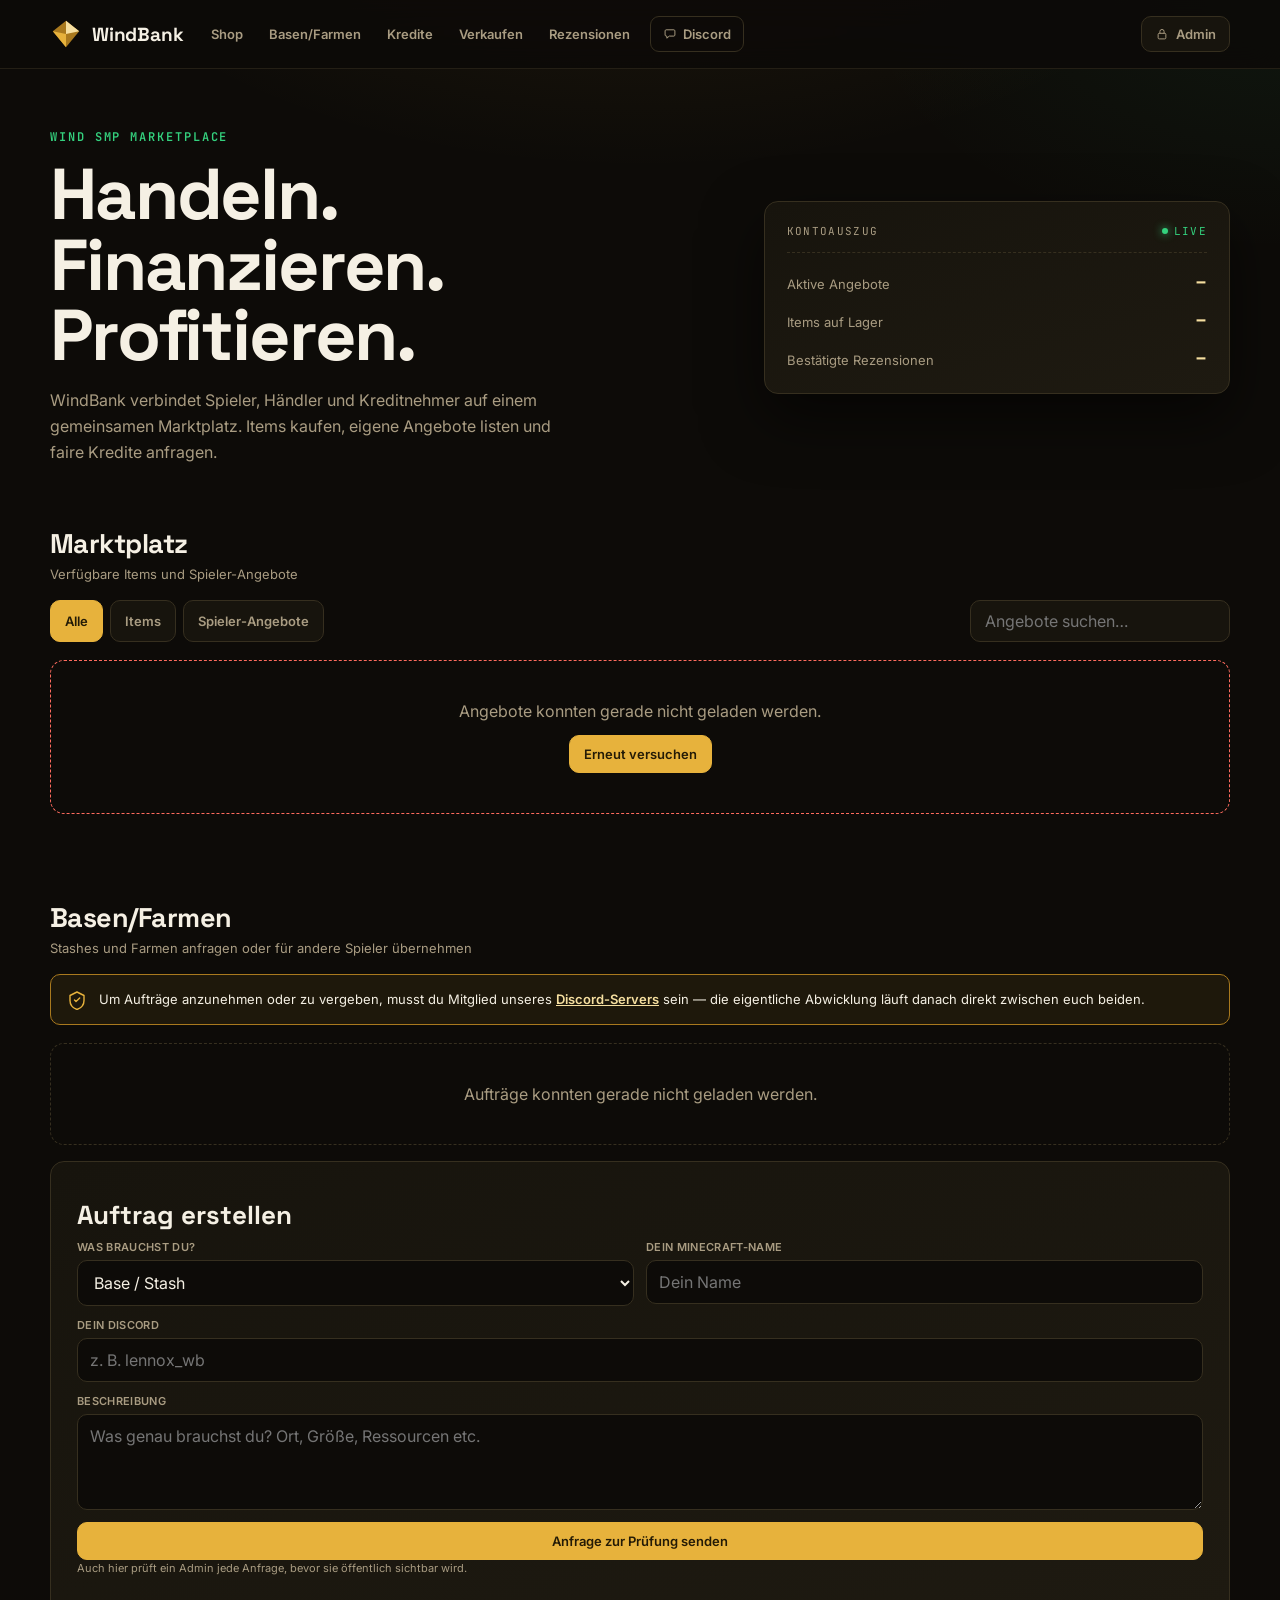
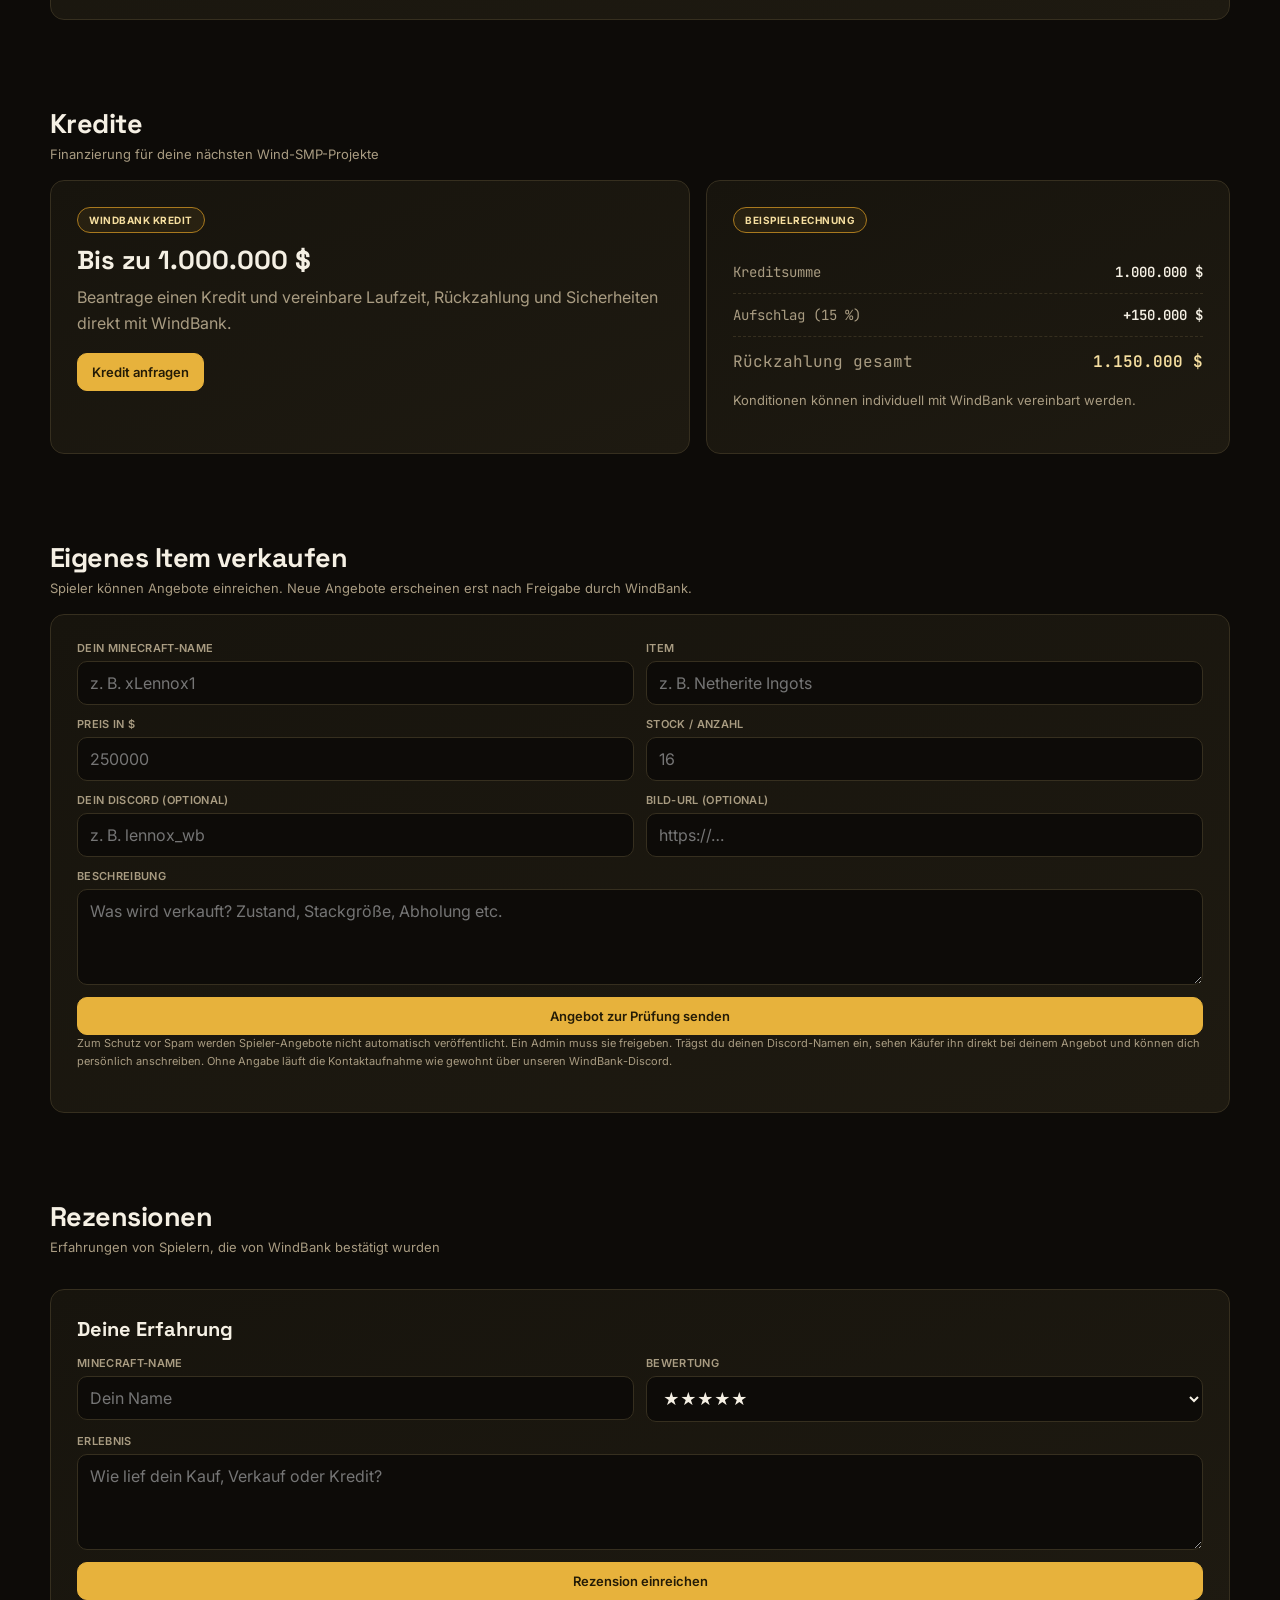
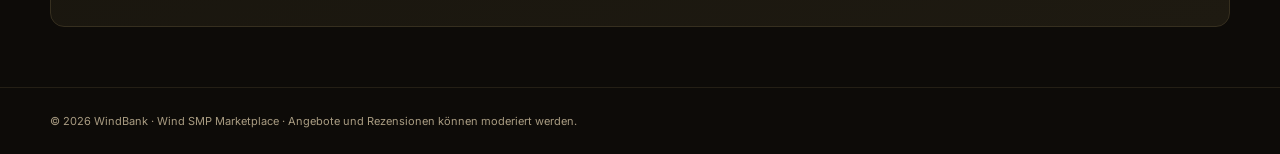
<file: index.html>
<!doctype html>
<html lang="de">
<head>
<meta charset="utf-8">
<meta name="viewport" content="width=device-width, initial-scale=1">
<title>WindBank — Wind SMP Marketplace</title>
<meta name="description" content="WindBank — Items kaufen, verkaufen und Kredite auf dem Wind SMP.">
<meta name="theme-color" content="#0d0b08">
<link rel="icon" href="data:image/svg+xml,%3Csvg xmlns='http://www.w3.org/2000/svg' viewBox='0 0 34 34'%3E%3Crect width='34' height='34' rx='8' fill='%230d0b08'/%3E%3Cpath d='M17 4L29 13L17 30L5 13Z' fill='%23a9791e'/%3E%3Cpath d='M17 4L29 13L17 16Z' fill='%23f6dfa0'/%3E%3Cpath d='M5 13L17 16L17 30Z' fill='%23e7b23c'/%3E%3C/svg%3E">
<link rel="preconnect" href="https://fonts.googleapis.com">
<link rel="preconnect" href="https://fonts.gstatic.com" crossorigin>
<link href="https://fonts.googleapis.com/css2?family=Space+Grotesk:wght@500;600;700&family=Inter:wght@400;500;600;700&family=JetBrains+Mono:wght@500;600&display=swap" rel="stylesheet">
<link rel="stylesheet" href="modern-ui.css">
</head>
<body>

<div class="startup" id="startup" aria-hidden="true">
  <div class="startup-mark">
    <svg viewBox="0 0 34 34"><path d="M17 3L31 14L17 31L3 14Z" fill="var(--gold-deep)"/><path d="M17 3L31 14L17 17Z" fill="var(--gold-pale)"/><path d="M3 14L17 17L17 31Z" fill="var(--gold)"/></svg>
  </div>
  <div class="startup-panel left"></div>
  <div class="startup-panel right"></div>
</div>

<header class="site-header">
  <div class="wrap nav-row">
    <a class="brand" href="#top">
      <span class="brand-mark" aria-hidden="true">
        <svg viewBox="0 0 34 34"><path d="M17 3L31 14L17 31L3 14Z" fill="var(--gold-deep)"/><path d="M17 3L31 14L17 17Z" fill="var(--gold-pale)"/><path d="M3 14L17 17L17 31Z" fill="var(--gold)"/></svg>
      </span>
      <span class="brand-name">WindBank</span>
    </a>
    <nav class="nav-links" aria-label="Hauptnavigation">
      <a href="#shop">Shop</a>
      <a href="#basenfarmen">Basen/Farmen</a>
      <a href="#kredite">Kredite</a>
      <a href="#verkaufen">Verkaufen</a>
      <a href="#reviews">Rezensionen</a>
      <a class="nav-discord" href="https://discord.gg/dD8rJR7h4A" target="_blank" rel="noopener noreferrer">
        <svg viewBox="0 0 20 20" fill="none"><path d="M3 5.5C3 4.67 3.67 4 4.5 4h11c.83 0 1.5.67 1.5 1.5v6c0 .83-.67 1.5-1.5 1.5H9l-3.5 3v-3H4.5C3.67 13 3 12.33 3 11.5v-6Z" stroke="currentColor" stroke-width="1.4" stroke-linejoin="round"/></svg>
        <span>Discord</span>
      </a>
    </nav>
    <button class="admin-btn" id="adminOpenBtn" type="button">
      <svg viewBox="0 0 20 20" fill="none"><rect x="4.5" y="9" width="11" height="8" rx="1.6" stroke="currentColor" stroke-width="1.4"/><path d="M7 9V6.5a3 3 0 0 1 6 0V9" stroke="currentColor" stroke-width="1.4" stroke-linecap="round"/></svg>
      Admin
    </button>
  </div>
</header>

<div class="ticker empty" id="activityTicker" aria-label="Letzte Abschlüsse auf WindBank">
  <div class="ticker-track" id="tickerTrack"></div>
</div>

<main>
  <div class="wrap">
    <section class="hero" id="top">
      <div class="hero-copy">
        <p class="eyebrow">Wind SMP Marketplace</p>
        <h1>Handeln.<br>Finanzieren.<br>Profitieren.</h1>
        <p class="hero-sub">WindBank verbindet Spieler, Händler und Kreditnehmer auf einem gemeinsamen Marktplatz. Items kaufen, eigene Angebote listen und faire Kredite anfragen.</p>
      </div>
      <aside class="balance-card" aria-label="WindBank Kennzahlen">
        <div class="balance-head">
          <span>Kontoauszug</span>
          <span class="balance-tag">Live</span>
        </div>
        <dl class="balance-rows">
          <div class="balance-row"><dt>Aktive Angebote</dt><dd id="offerCount">–</dd></div>
          <div class="balance-row"><dt>Items auf Lager</dt><dd id="stockCount">–</dd></div>
          <div class="balance-row"><dt>Bestätigte Rezensionen</dt><dd id="reviewCount">–</dd></div>
        </dl>
      </aside>
    </section>
  </div>

  <div class="wrap">
    <section id="shop" class="section">
      <div class="section-head">
        <div>
          <h2>Marktplatz</h2>
          <p class="section-sub">Verfügbare Items und Spieler-Angebote</p>
        </div>
      </div>
      <div class="toolbar">
        <div class="tabs" role="tablist" aria-label="Angebote filtern">
          <button class="tab active" data-filter="all" type="button">Alle</button>
          <button class="tab" data-filter="item" type="button">Items</button>
          <button class="tab" data-filter="player" type="button">Spieler-Angebote</button>
        </div>
        <input class="search" id="searchInput" type="search" placeholder="Angebote suchen…" aria-label="Angebote suchen">
      </div>
      <div class="grid" id="grid" aria-live="polite"></div>
    </section>
  </div>

  <div class="wrap">
    <section id="basenfarmen" class="section">
      <div class="section-head">
        <div>
          <h2>Basen/Farmen</h2>
          <p class="section-sub">Stashes und Farmen anfragen oder für andere Spieler übernehmen</p>
        </div>
      </div>
      <div class="discord-notice">
        <svg viewBox="0 0 20 20" fill="none" aria-hidden="true"><path d="M10 2 3 5.5v5c0 4.4 3 7.6 7 9 4-1.4 7-4.6 7-9v-5L10 2Z" stroke="currentColor" stroke-width="1.4" stroke-linejoin="round"/><path d="M7.5 10 9 11.5 12.7 8" stroke="currentColor" stroke-width="1.4" stroke-linecap="round" stroke-linejoin="round"/></svg>
        <p>Um Aufträge anzunehmen oder zu vergeben, musst du Mitglied unseres <a href="https://discord.gg/dD8rJR7h4A" target="_blank" rel="noopener noreferrer">Discord-Servers</a> sein — die eigentliche Abwicklung läuft danach direkt zwischen euch beiden.</p>
      </div>
      <div class="base-list" id="baseList"></div>
      <div class="loan-card">
        <h3>Auftrag erstellen</h3>
        <form class="field-grid" id="baseRequestForm" novalidate>
          <input type="text" name="website" class="hp-field" tabindex="-1" autocomplete="off" aria-hidden="true">
          <div class="field">
            <label for="baseKind">Was brauchst du?</label>
            <select id="baseKind">
              <option value="base">Base / Stash</option>
              <option value="farm">Farm</option>
            </select>
          </div>
          <div class="field"><label for="baseRequesterName">Dein Minecraft-Name</label><input id="baseRequesterName" required placeholder="Dein Name"></div>
          <div class="field full"><label for="baseRequesterDiscord">Dein Discord</label><input id="baseRequesterDiscord" required placeholder="z. B. lennox_wb"></div>
          <div class="field full"><label for="baseDescription">Beschreibung</label><textarea id="baseDescription" placeholder="Was genau brauchst du? Ort, Größe, Ressourcen etc."></textarea></div>
          <div class="field full"><button class="btn primary" type="submit">Anfrage zur Prüfung senden</button></div>
        </form>
        <p class="listing-note">Auch hier prüft ein Admin jede Anfrage, bevor sie öffentlich sichtbar wird.</p>
      </div>
    </section>
  </div>

  <div class="wrap">
    <section id="kredite" class="section">
      <div class="section-head">
        <div>
          <h2>Kredite</h2>
          <p class="section-sub">Finanzierung für deine nächsten Wind-SMP-Projekte</p>
        </div>
      </div>
      <div class="loan-grid">
        <div class="loan-card">
          <span class="pill">WindBank Kredit</span>
          <h3>Bis zu 1.000.000 $</h3>
          <p>Beantrage einen Kredit und vereinbare Laufzeit, Rückzahlung und Sicherheiten direkt mit WindBank.</p>
          <button class="btn primary" id="loanRequestBtn" type="button">Kredit anfragen</button>
        </div>
        <div class="loan-card">
          <span class="pill">Beispielrechnung</span>
          <dl class="ledger-rows">
            <div class="ledger-row"><dt>Kreditsumme</dt><dd>1.000.000 $</dd></div>
            <div class="ledger-row"><dt>Aufschlag (15 %)</dt><dd>+150.000 $</dd></div>
            <div class="ledger-row total"><dt>Rückzahlung gesamt</dt><dd>1.150.000 $</dd></div>
          </dl>
          <p class="section-sub">Konditionen können individuell mit WindBank vereinbart werden.</p>
        </div>
      </div>
    </section>
  </div>

  <div class="wrap">
    <section id="verkaufen" class="section">
      <div class="section-head">
        <div>
          <h2>Eigenes Item verkaufen</h2>
          <p class="section-sub">Spieler können Angebote einreichen. Neue Angebote erscheinen erst nach Freigabe durch WindBank.</p>
        </div>
      </div>
      <div class="loan-card">
        <form class="field-grid" id="listingForm" novalidate>
          <input type="text" name="website" class="hp-field" tabindex="-1" autocomplete="off" aria-hidden="true">
          <div class="field"><label for="seller">Dein Minecraft-Name</label><input id="seller" required placeholder="z. B. xLennox1"></div>
          <div class="field"><label for="listingItem">Item</label><input id="listingItem" required placeholder="z. B. Netherite Ingots"></div>
          <div class="field"><label for="listingPrice">Preis in $</label><input id="listingPrice" type="number" min="1" required placeholder="250000"></div>
          <div class="field"><label for="listingStock">Stock / Anzahl</label><input id="listingStock" type="number" min="1" required placeholder="16"></div>
          <div class="field"><label for="listingDiscord">Dein Discord (optional)</label><input id="listingDiscord" placeholder="z. B. lennox_wb"></div>
          <div class="field"><label for="listingImg">Bild-URL (optional)</label><input id="listingImg" placeholder="https://…"></div>
          <div class="field full"><label for="listingDesc">Beschreibung</label><textarea id="listingDesc" placeholder="Was wird verkauft? Zustand, Stackgröße, Abholung etc."></textarea></div>
          <div class="field full"><button class="btn primary" type="submit">Angebot zur Prüfung senden</button></div>
        </form>
        <p class="listing-note">Zum Schutz vor Spam werden Spieler-Angebote nicht automatisch veröffentlicht. Ein Admin muss sie freigeben. Trägst du deinen Discord-Namen ein, sehen Käufer ihn direkt bei deinem Angebot und können dich persönlich anschreiben. Ohne Angabe läuft die Kontaktaufnahme wie gewohnt über unseren WindBank-Discord.</p>
      </div>
    </section>
  </div>

  <div class="wrap">
    <section id="reviews" class="section">
      <div class="section-head">
        <div>
          <h2>Rezensionen</h2>
          <p class="section-sub">Erfahrungen von Spielern, die von WindBank bestätigt wurden</p>
        </div>
      </div>
      <div class="reviews" id="reviewsGrid"></div>
      <div class="loan-card review-form-card">
        <h3>Deine Erfahrung</h3>
        <form class="field-grid" id="reviewForm" novalidate>
          <input type="text" name="website" class="hp-field" tabindex="-1" autocomplete="off" aria-hidden="true">
          <div class="field"><label for="reviewName">Minecraft-Name</label><input id="reviewName" required placeholder="Dein Name"></div>
          <div class="field">
            <label for="reviewStars">Bewertung</label>
            <select id="reviewStars">
              <option value="5">★★★★★</option>
              <option value="4">★★★★☆</option>
              <option value="3">★★★☆☆</option>
              <option value="2">★★☆☆☆</option>
              <option value="1">★☆☆☆☆</option>
            </select>
          </div>
          <div class="field full"><label for="reviewText">Erlebnis</label><textarea id="reviewText" required placeholder="Wie lief dein Kauf, Verkauf oder Kredit?"></textarea></div>
          <div class="field full"><button class="btn primary" type="submit">Rezension einreichen</button></div>
        </form>
      </div>
    </section>
  </div>
</main>

<footer class="site-footer">
  <div class="wrap">© 2026 WindBank · Wind SMP Marketplace · Angebote und Rezensionen können moderiert werden.</div>
</footer>

<div class="modal" id="contactModal"><div class="modal-card" id="contactContent"></div></div>
<div class="modal" id="claimModal"><div class="modal-card" id="claimContent"></div></div>
<div class="modal" id="adminModal"><div class="modal-card admin-card" id="adminContent"></div></div>
<div class="toast" id="toast" role="status" aria-live="polite"></div>

<script src="modern-ui.js" defer></script>
</body>
</html>
</file>
<file: modern-ui.css>
/* =========================================================
   WindBank — Design System
   Palette: Tresor-Anthrazit + Gold (Kredite/Premium) + Smaragd (Handel/Status)
   Typo: Space Grotesk (Display) / Inter (Text) / JetBrains Mono (Ledger-Zahlen)
   ========================================================= */

:root{
  --ink:#0d0b08;
  --panel:#17140d;
  --panel-2:#1e1a11;
  --line:#362f1f;
  --line-soft:#241f15;
  --gold:#e7b23c;
  --gold-deep:#a9791e;
  --gold-pale:#f6dfa0;
  --emerald:#34d17e;
  --emerald-deep:#1c9c5c;
  --red:#ff6b5e;
  --text:#f5f0e4;
  --muted:#a99c82;
  --shadow:0 24px 60px rgba(0,0,0,.55);
  --radius:14px;
  --radius-sm:10px;
  --font-display:'Space Grotesk',ui-sans-serif,system-ui,sans-serif;
  --font-body:'Inter',ui-sans-serif,system-ui,sans-serif;
  --font-mono:'JetBrains Mono',ui-monospace,'SFMono-Regular',monospace;
}

*{box-sizing:border-box}
html{scroll-behavior:smooth}

/* ---------- Startanimation ---------- */
.startup{position:fixed;inset:0;z-index:500;pointer-events:none}
.startup-panel{position:fixed;top:0;bottom:0;width:50%;background:var(--ink);z-index:1}
.startup-panel.left{left:0;animation:panelLeft 1.1s .5s cubic-bezier(.7,0,.25,1) forwards}
.startup-panel.right{right:0;animation:panelRight 1.1s .5s cubic-bezier(.7,0,.25,1) forwards}
@keyframes panelLeft{to{transform:translateX(-100%)}}
@keyframes panelRight{to{transform:translateX(100%)}}
.startup-mark{position:fixed;top:50%;left:50%;width:64px;height:64px;z-index:2;
  transform:translate(-50%,-50%);animation:markPulse 1s ease both, markFade .4s .85s ease forwards}
.startup-mark svg{width:100%;height:100%;display:block;filter:drop-shadow(0 0 26px rgba(231,178,60,.55))}
@keyframes markPulse{
  0%{opacity:0;transform:translate(-50%,-50%) scale(.6) rotate(-8deg)}
  55%{opacity:1;transform:translate(-50%,-50%) scale(1.08) rotate(2deg)}
  100%{opacity:1;transform:translate(-50%,-50%) scale(1) rotate(0)}
}
@keyframes markFade{to{opacity:0}}
@media (prefers-reduced-motion:reduce){.startup{display:none}}

body{
  margin:0;
  background:
    radial-gradient(900px 500px at 50% -180px, rgba(231,178,60,.10), transparent 70%),
    radial-gradient(700px 420px at 100% 0%, rgba(52,209,126,.06), transparent 60%),
    var(--ink);
  color:var(--text);
  font-family:var(--font-body);
  -webkit-font-smoothing:antialiased;
}
button,input,textarea,select{font:inherit;color:inherit}
button{cursor:pointer}
a{color:inherit}
p{margin:0}
.wrap{width:min(1180px, calc(100% - 32px));margin:auto}
section.section{scroll-margin-top:84px}

a:focus-visible,button:focus-visible,input:focus-visible,textarea:focus-visible,select:focus-visible{
  outline:2px solid var(--gold);outline-offset:2px;
}

/* ---------- Header ---------- */
.site-header{
  position:sticky;top:0;z-index:30;
  background:rgba(13,11,8,.9);
  backdrop-filter:blur(16px);
  border-bottom:1px solid var(--line-soft);
}
.nav-row{height:68px;display:flex;align-items:center;gap:16px}
.brand{display:flex;align-items:center;gap:10px;text-decoration:none;flex:0 0 auto}
.brand-name{font-family:var(--font-display);font-weight:700;font-size:19px;letter-spacing:-.01em}
.brand-mark{width:32px;height:32px;flex:0 0 auto;display:block;transition:transform .2s ease}
.brand-mark svg{width:100%;height:100%;display:block}
.brand:hover .brand-mark{transform:scale(1.06) rotate(-4deg)}

.nav-links{display:flex;align-items:center;gap:2px;overflow-x:auto;scrollbar-width:none;flex:1 1 auto}
.nav-links::-webkit-scrollbar{display:none}
.nav-links a{
  color:var(--muted);text-decoration:none;white-space:nowrap;
  padding:9px 12px;border-radius:9px;font-size:13px;font-weight:600;
  display:inline-flex;align-items:center;gap:6px;
}
.nav-links a:hover{background:var(--panel-2);color:var(--text)}
.nav-links a.nav-discord{margin-left:6px;border:1px solid var(--line)}
.nav-links a.nav-discord svg{width:14px;height:14px}

.admin-btn{
  flex:0 0 auto;display:inline-flex;align-items:center;gap:7px;
  border:1px solid var(--line);background:var(--panel);color:var(--muted);
  padding:9px 13px;border-radius:10px;font-weight:600;font-size:13px;
  transition:border-color .15s,color .15s;
}
.admin-btn:hover{color:var(--text);border-color:var(--gold-deep)}
.admin-btn svg{width:14px;height:14px}

/* ---------- Hero ---------- */
.hero{padding:60px 0 34px;display:grid;grid-template-columns:1.3fr .9fr;gap:40px;align-items:center}
.eyebrow{
  font-family:var(--font-mono);color:var(--emerald);font-size:12px;font-weight:600;
  letter-spacing:.16em;text-transform:uppercase;margin:0 0 14px;
}
.hero h1{
  font-family:var(--font-display);font-weight:700;
  font-size:clamp(42px,6vw,72px);line-height:.98;letter-spacing:-.03em;
  margin:0 0 16px;animation:heroUp .7s ease both;
}
.hero-sub{max-width:520px;color:var(--muted);font-size:16px;line-height:1.65;animation:heroUp .7s .1s ease both}
@keyframes heroUp{from{opacity:0;transform:translateY(14px)}to{opacity:1;transform:none}}

.balance-card{
  background:linear-gradient(165deg,var(--panel),var(--panel-2));
  border:1px solid var(--line);border-radius:var(--radius);
  padding:22px;box-shadow:var(--shadow);animation:heroUp .7s .15s ease both;
}
.balance-head{
  display:flex;justify-content:space-between;align-items:center;
  font-family:var(--font-mono);font-size:11px;letter-spacing:.12em;text-transform:uppercase;
  color:var(--muted);margin-bottom:16px;padding-bottom:14px;border-bottom:1px dashed var(--line);
}
.balance-tag{color:var(--emerald);display:inline-flex;align-items:center;gap:6px}
.balance-tag::before{content:'';width:6px;height:6px;border-radius:50%;background:var(--emerald);box-shadow:0 0 8px var(--emerald)}
.balance-rows{margin:0;display:flex;flex-direction:column;gap:12px}
.balance-row{display:flex;justify-content:space-between;align-items:baseline;gap:12px;margin:0}
.balance-row dt{margin:0;color:var(--muted);font-size:13px}
.balance-row dd{margin:0;font-family:var(--font-mono);font-size:20px;font-weight:600;color:var(--gold-pale)}

/* ---------- Section headers / toolbar ---------- */
.section{padding:26px 0 60px}
.section-head{display:flex;justify-content:space-between;align-items:flex-end;gap:20px;margin-bottom:18px}
.section h2{font-family:var(--font-display);font-size:27px;letter-spacing:-.02em;margin:0;font-weight:700}
.section-sub{color:var(--muted);font-size:13px;margin:5px 0 0}

.toolbar{display:flex;gap:12px;justify-content:space-between;margin:18px 0;flex-wrap:wrap}
.tabs{display:flex;gap:7px;overflow-x:auto;scrollbar-width:none}
.tabs::-webkit-scrollbar{display:none}
.tab,.btn{
  border:1px solid var(--line);background:var(--panel);color:var(--muted);
  padding:10px 14px;border-radius:10px;font-weight:600;font-size:13px;white-space:nowrap;
  transition:border-color .15s,color .15s,background .15s,transform .15s;
}
.tab:hover,.btn:hover{color:var(--text);border-color:var(--gold-deep)}
.tab.active{background:var(--gold);border-color:var(--gold);color:#241b06}
.btn.primary{background:var(--gold);border-color:var(--gold);color:#241b06}
.btn.primary:hover{background:var(--gold-pale);border-color:var(--gold-pale);transform:translateY(-1px);color:#241b06}
.btn.danger{border-color:#5a2a26;color:var(--red)}
.btn.danger:hover{border-color:var(--red)}
.btn:disabled{opacity:.5;cursor:not-allowed;transform:none}
.search{
  width:260px;max-width:100%;background:var(--panel);border:1px solid var(--line);
  border-radius:10px;padding:10px 14px;outline:none;
}

/* ---------- Marketplace grid / cards ---------- */
.grid{display:grid;grid-template-columns:repeat(4,1fr);gap:16px}
.card{
  background:linear-gradient(180deg,var(--panel),var(--panel-2));
  border:1px solid var(--line);border-radius:var(--radius);overflow:hidden;
  box-shadow:0 10px 30px rgba(0,0,0,.25);display:flex;flex-direction:column;
}
.pic{
  height:180px;position:relative;display:grid;place-items:center;
  background:
    repeating-linear-gradient(135deg, rgba(231,178,60,.05) 0 2px, transparent 2px 14px),
    radial-gradient(circle at 50% 35%, #241f15, #17140d);
}
.pic img{width:112px;height:112px;object-fit:contain;image-rendering:pixelated;filter:drop-shadow(0 16px 20px rgba(0,0,0,.6))}
.fallback{display:none;font-size:60px;color:var(--line)}
.badge{
  position:absolute;top:12px;left:12px;display:inline-flex;align-items:center;gap:6px;
  border:1px solid var(--line);background:rgba(23,20,13,.85);border-radius:999px;
  padding:6px 10px;font-size:10px;font-weight:700;text-transform:uppercase;letter-spacing:.04em;
}
.badge .dot{width:7px;height:7px;border-radius:50%;background:var(--emerald)}
.card.low .badge .dot{background:var(--gold)}
.card.sold .badge .dot{background:var(--red)}
.card.sold .pic{filter:grayscale(.55);opacity:.65}
.body{padding:16px;display:flex;flex-direction:column;gap:4px;flex:1}
.title{font-family:var(--font-display);font-weight:600;font-size:16px}
.meta{color:var(--muted);font-size:11px}
.price{font-family:var(--font-mono);font-size:20px;font-weight:600;color:var(--gold-pale);margin-top:10px}
.stock{display:flex;justify-content:space-between;color:var(--muted);font-size:11px;margin-top:4px;font-family:var(--font-mono)}
.body .btn{width:100%;margin-top:12px;text-align:center}
.empty{border:1px dashed var(--line);border-radius:var(--radius);padding:40px;text-align:center;color:var(--muted);grid-column:1/-1}
.empty.error{border-color:var(--red)}
.empty .btn{margin-top:14px;display:inline-flex}

/* ---------- Basen/Farmen ---------- */
.discord-notice{
  display:flex;align-items:flex-start;gap:12px;padding:14px 16px;margin-bottom:18px;
  border:1px solid var(--gold-deep);border-radius:var(--radius-sm);background:rgba(231,178,60,.08);
  font-size:13px;color:var(--text);line-height:1.55;
}
.discord-notice svg{width:20px;height:20px;flex:0 0 auto;color:var(--gold);margin-top:1px}
.discord-notice p{margin:0}
.discord-notice a{color:var(--gold-pale);font-weight:600;text-decoration:underline}
.base-list{display:grid;grid-template-columns:repeat(3,1fr);gap:16px;margin-bottom:16px}
.base-card{padding:18px;border:1px solid var(--line);border-radius:var(--radius);background:linear-gradient(180deg,var(--panel),var(--panel-2));display:flex;flex-direction:column;gap:8px}
.base-card .title{font-family:var(--font-display);font-weight:600;font-size:16px;margin-top:4px}
.base-desc{color:var(--muted);font-size:13px;line-height:1.55;margin:0;flex:1}
.base-card .btn{width:100%;margin-top:6px}

/* ---------- Kredite ---------- */
.loan-grid{display:grid;grid-template-columns:1.1fr .9fr;gap:16px}
.loan-card{
  padding:26px;border:1px solid var(--line);border-radius:var(--radius);
  background:linear-gradient(160deg,var(--panel),var(--panel-2));
}
.loan-card h3{font-family:var(--font-display);font-size:26px;margin:10px 0 8px;font-weight:700}
.loan-card > p{color:var(--muted);line-height:1.6;margin:0 0 16px}
.pill{
  display:inline-block;padding:6px 11px;border:1px solid var(--gold-deep);
  background:rgba(231,178,60,.08);border-radius:999px;font-size:10px;
  color:var(--gold-pale);font-weight:700;text-transform:uppercase;letter-spacing:.05em;
}
.ledger-rows{margin:18px 0 6px;display:flex;flex-direction:column}
.ledger-row{
  display:flex;justify-content:space-between;padding:12px 0;border-bottom:1px dashed var(--line);
  font-family:var(--font-mono);font-size:14px;
}
.ledger-row dt,.ledger-row dd{margin:0}
.ledger-row dt{color:var(--muted);font-weight:400}
.ledger-row dd{font-weight:600}
.ledger-row.total{border-bottom:none;padding-top:14px;font-size:16px}
.ledger-row.total dd{color:var(--gold-pale)}

/* ---------- Forms ---------- */
.field-grid{display:grid;grid-template-columns:1fr 1fr;gap:12px}
.field{display:flex;flex-direction:column;gap:6px}
.field.full{grid-column:1/-1}
.field label{font-size:11px;color:var(--muted);font-weight:600;text-transform:uppercase;letter-spacing:.03em}
.field input,.field textarea,.field select{
  background:var(--ink);border:1px solid var(--line);border-radius:var(--radius-sm);
  padding:11px 12px;outline:none;
}
.field textarea{min-height:96px;resize:vertical}
.listing-note{color:var(--muted);font-size:11px;line-height:1.5;margin:14px 0 0}
.hp-field{position:absolute;left:-9999px;width:1px;height:1px;overflow:hidden;opacity:0}
.review-form-card{margin-top:16px}
.review-form-card h3{font-family:var(--font-display);margin:0 0 14px;font-size:20px}

/* ---------- Reviews ---------- */
.reviews{display:grid;grid-template-columns:repeat(3,1fr);gap:16px;margin-bottom:16px}
.review{padding:20px;border:1px solid var(--line);background:var(--panel);border-radius:var(--radius)}
.stars{color:var(--gold);letter-spacing:2px;font-size:14px}
.review p{color:var(--text);line-height:1.6;font-size:13px;margin:10px 0}
.review small{color:var(--muted)}
.verified{color:var(--emerald);font-weight:700;font-size:10px}

/* ---------- Modals ---------- */
.modal{position:fixed;inset:0;z-index:100;background:rgba(8,6,3,.72);display:none;place-items:center;padding:16px}
.modal.open{display:grid}
.modal-card{
  width:min(480px,100%);max-height:88vh;overflow:auto;
  background:var(--panel);border:1px solid var(--line);border-radius:18px;
  padding:24px;box-shadow:var(--shadow);animation:modalIn .22s ease both;
}
.modal-card.admin-card{width:min(760px,100%)}
@keyframes modalIn{from{opacity:0;transform:translateY(10px) scale(.98)}to{opacity:1;transform:none}}
.modal-head{display:flex;justify-content:space-between;align-items:center;gap:12px;margin-bottom:6px}
.modal-head h2{font-family:var(--font-display);font-size:22px;margin:0;font-weight:700}
.icon-btn{
  border:1px solid var(--line);background:var(--panel-2);color:var(--text);
  border-radius:9px;padding:7px;display:inline-flex;flex:0 0 auto;
}
.icon-btn svg{width:16px;height:16px;display:block}
.modal-copy{color:var(--muted);line-height:1.65;font-size:14px;margin:18px 0}
.modal-copy strong{color:var(--text)}
.modal-copy.small{font-size:12px;margin:14px 0}
.seller-discord{margin:18px 0;padding:14px;border:1px dashed var(--line);border-radius:var(--radius-sm);background:var(--ink)}
.seller-discord-label{display:block;font-size:11px;color:var(--muted);text-transform:uppercase;letter-spacing:.04em;font-weight:600;margin-bottom:8px}
.seller-discord-row{display:flex;align-items:center;justify-content:space-between;gap:10px}
.seller-discord-row code{font-family:var(--font-mono);font-size:15px;color:var(--gold-pale);word-break:break-all}
.modal-actions{display:flex;gap:10px;flex-wrap:wrap}
.modal-actions .btn{flex:1;min-width:170px;justify-content:center;display:inline-flex;align-items:center;gap:8px;text-decoration:none}

/* Admin */
.login-pane{max-width:360px;margin:18px auto 0}
.login-pane > p{color:var(--muted);font-size:13px;margin:0 0 16px}
.error-text{color:var(--red);font-size:12px;margin-top:10px}
.admin-tabs{display:flex;gap:7px;margin:18px 0;flex-wrap:wrap}
.admin-tabs .tab b{font-family:var(--font-mono);margin-left:5px;opacity:.75;font-weight:600}
.admin-pane h3{font-family:var(--font-display);margin:0 0 12px;font-size:17px;font-weight:600}
.admin-pane h3.pane-subhead{margin-top:22px}
.admin-pane .pane-head{display:flex;justify-content:space-between;align-items:center;gap:10px;flex-wrap:wrap}
.admin-pane .pane-head h3{margin:0}
.admin-create-form{
  display:grid;grid-template-columns:1fr 1fr;gap:10px;
  padding:16px;margin-bottom:16px;border:1px dashed var(--line);border-radius:var(--radius-sm);
  background:var(--ink);
}
.admin-create-form .full{grid-column:1/-1}
.admin-create-form input,.admin-create-form textarea,.admin-create-form select{
  width:100%;background:var(--panel);border:1px solid var(--line);color:var(--text);
  border-radius:9px;padding:10px;outline:none;
}
.admin-create-form textarea{min-height:72px;resize:vertical}
.admin-list{display:flex;flex-direction:column;gap:10px}
.admin-item{
  display:flex;flex-wrap:wrap;justify-content:space-between;align-items:center;gap:10px;
  padding:12px;border:1px solid var(--line);border-radius:var(--radius-sm);
}
.admin-item .meta{color:var(--muted);font-size:11px;margin-top:3px}
.admin-item .actions{display:flex;gap:6px;flex-wrap:wrap;align-items:center}
.admin-item .btn{padding:8px 11px;font-size:12px}

/* ---------- Toast / footer ---------- */
.toast{
  position:fixed;right:18px;bottom:18px;z-index:200;
  background:var(--panel);border:1px solid var(--line);
  padding:13px 16px;border-radius:12px;display:none;font-size:13px;box-shadow:var(--shadow);
  max-width:min(320px, calc(100vw - 36px));
}
.toast.show{display:block;animation:toastIn .25s ease both}
@keyframes toastIn{from{opacity:0;transform:translateY(8px)}to{opacity:1;transform:none}}

.site-footer{border-top:1px solid var(--line-soft);padding:26px 0;color:var(--muted);font-size:11px}

/* ---------- Aktivitäten-Leiste ---------- */
.ticker{background:var(--panel);border-bottom:1px solid var(--line-soft);overflow:hidden;position:relative}
.ticker.empty{display:none}
.ticker::before,.ticker::after{content:'';position:absolute;top:0;bottom:0;width:44px;z-index:2;pointer-events:none}
.ticker::before{left:0;background:linear-gradient(90deg,var(--panel),transparent)}
.ticker::after{right:0;background:linear-gradient(270deg,var(--panel),transparent)}
.ticker-track{display:inline-flex;width:max-content;padding:9px 0;animation:tickerScroll 34s linear infinite}
.ticker-item{display:inline-flex;align-items:center;gap:8px;padding:0 26px;font-family:var(--font-mono);font-size:12px;color:var(--muted);white-space:nowrap}
.ticker-item .dot{width:4px;height:4px;border-radius:50%;background:var(--emerald);flex:0 0 auto}
.ticker-item b{color:var(--text);font-weight:600}
.ticker-item .amt{color:var(--gold-pale)}
@keyframes tickerScroll{from{transform:translateX(0)}to{transform:translateX(-50%)}}
@media (prefers-reduced-motion:reduce){.ticker-track{animation:none;overflow-x:auto}}

/* ---------- Responsive ---------- */
@media (max-width:1000px){
  .grid{grid-template-columns:repeat(3,1fr)}
  .reviews{grid-template-columns:1fr 1fr}
  .hero{grid-template-columns:1fr;gap:28px}
  .balance-card{max-width:440px}
}
@media (max-width:720px){
  .grid{grid-template-columns:repeat(2,1fr)}
  .toolbar,.section-head{flex-direction:column;align-items:stretch}
  .search{width:100%}
  .loan-grid{grid-template-columns:1fr}
  .reviews{grid-template-columns:1fr}
  .field-grid{grid-template-columns:1fr}
  .field.full{grid-column:auto}
  .admin-create-form{grid-template-columns:1fr}
  .nav-row{height:60px;gap:10px}
  .hero{padding-top:36px}
}
@media (max-width:480px){
  .grid{grid-template-columns:1fr}
  .nav-links a span{display:none}
}

/* ---------- Motion & accessibility floor ---------- */
@media (prefers-reduced-motion:reduce){
  *{animation-duration:.01ms!important;animation-iteration-count:1!important;transition:none!important;scroll-behavior:auto!important}
}
</file>
